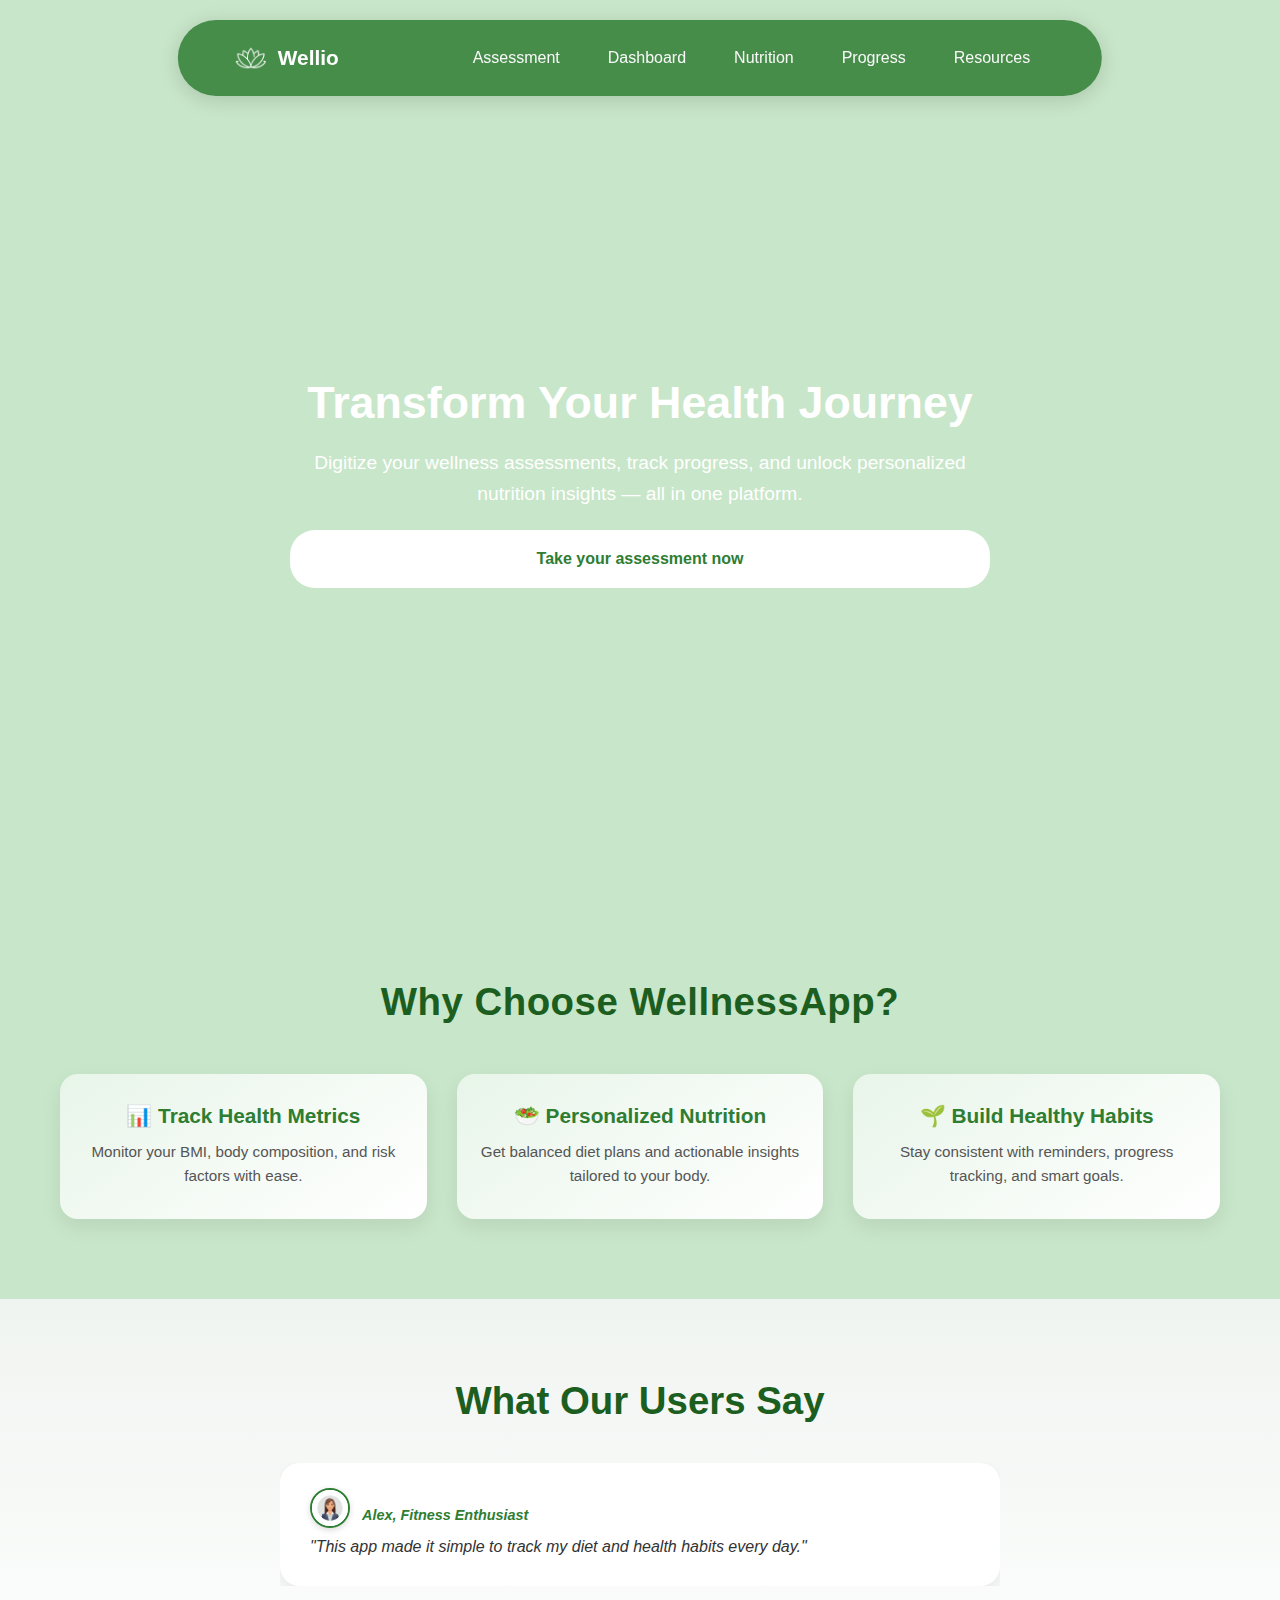
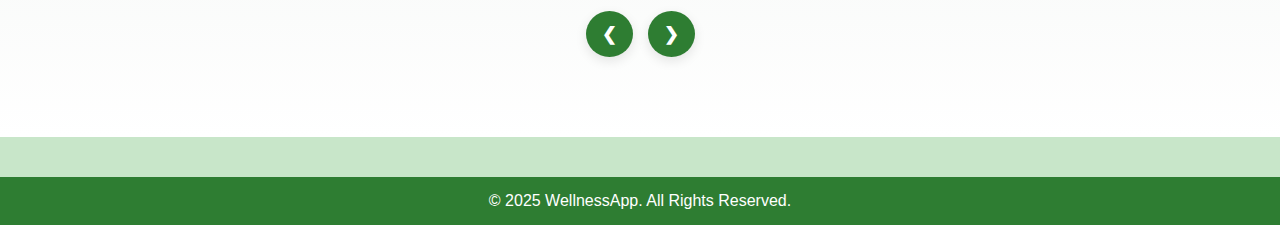
<file: index.html>
<!DOCTYPE html>
<html lang="en">
<head>
  <meta charset="UTF-8">
  <meta name="viewport" content="width=device-width, initial-scale=1.0">
  <title>Wellness Platform</title>
  <link rel="stylesheet" href="style.css">
  
</head>
<body class="home-page">
  <!-- Navbar -->
  <nav class="navbar">
    <div class="nav-container">
      <a href="index.html" class="logo">
        <img src="assets/logo.ico" alt="Wellio Logo" class="logo-icon">
        Wellio
      </a>

      <ul class="nav-links">
        <li><a href="assessment.html">Assessment</a></li>
        <li><a href="dashboard.html">Dashboard</a></li>
        <li><a href="nutrition.html">Nutrition</a></li>
        <li><a href="progress.html">Progress</a></li>
        <li><a href="resources.html">Resources</a></li>
      </ul>

      <div class="menu-toggle" id="menuToggle">
        <span></span>
        <span></span>
        <span></span>
      </div>
    </div>
  </nav>

  <!-- Hero Section -->
  <section class="hero">
    <div class="hero-content">
      <h1>Transform Your Health Journey</h1>
      <p>Digitize your wellness assessments, track progress, and unlock personalized nutrition insights — all in one platform.</p>
      <a href="assessment.html" class="btn">Take your assessment now</a>
    </div>
  </section>

  <!-- Overview Section -->
  <section class="overview">
    <h2>Why Choose WellnessApp?</h2>
    <div class="overview-grid">
      <div class="overview-item">
        <h3>📊 Track Health Metrics</h3>
        <p>Monitor your BMI, body composition, and risk factors with ease.</p>
      </div>
      <div class="overview-item">
        <h3>🥗 Personalized Nutrition</h3>
        <p>Get balanced diet plans and actionable insights tailored to your body.</p>
      </div>
      <div class="overview-item">
        <h3>🌱 Build Healthy Habits</h3>
        <p>Stay consistent with reminders, progress tracking, and smart goals.</p>
      </div>
    </div>
  </section>

  <!-- Testimonials -->
<section class="testimonials-carousel">
  <h2>What Our Users Say</h2>
  <div class="carousel-container">
    <div class="carousel-slide active">
        <blockquote>
          <div class="testimonial-user">
            <img src="assets/avatar1.jpg" alt="Alex" class="testimonial-avatar">
            <footer> Alex, Fitness Enthusiast</footer>
          </div>
          <p>"This app made it simple to track my diet and health habits every day."</p>
        </blockquote>
    </div>
    <div class="carousel-slide">
        <blockquote>
          <div class="testimonial-user">
            <img src="assets/avatar1.jpg" alt="Priya" class="testimonial-avatar">
            <footer> Priya, Student</footer>
          </div>
          <p>"The dashboard gives me a clear picture of my wellness progress."</p>
        </blockquote>
    </div>
    <div class="carousel-slide">
        <blockquote>
          <div class="testimonial-user">
            <img src="assets/avatar2.jpg" alt="John" class="testimonial-avatar">
            <footer> John, Working Professional</footer>
          </div>
          <p>"I love the nutrition planner. It's easy and motivating!"</p>
        </blockquote>
    </div>
  </div>
  <div class="carousel-controls">
    <button class="prev">&#10094;</button>
    <button class="next">&#10095;</button>
  </div>
</section>


  <!-- Footer -->
  <footer class="footer">
    <p>&copy; 2025 WellnessApp. All Rights Reserved.</p>
  </footer>
</body>
<script src="script.js"></script>
</html>
</file>
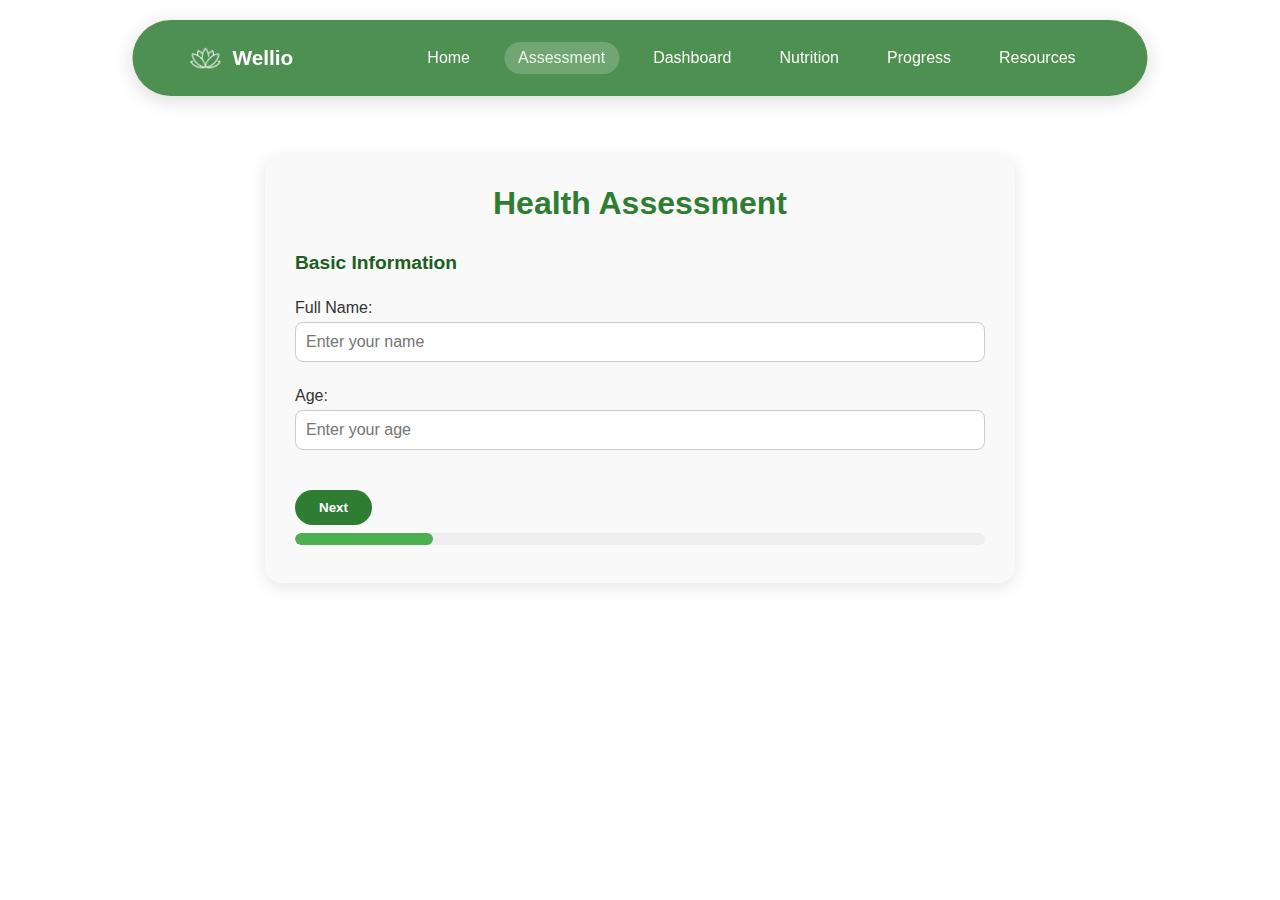
<file: assessment.html>
<!DOCTYPE html>
<html lang="en">
<head>
  <meta charset="UTF-8">
  <meta name="viewport" content="width=device-width, initial-scale=1.0">
  <title>Wellness App - Assessment Portal</title>
  <link rel="stylesheet" href="style.css">
</head>
<body>
  <!-- Navbar -->
  <nav class="navbar">
    <div class="nav-container">
      <a href="index.html" class="logo">
        <img src="assets/logo.ico" alt="Wellio Logo" class="logo-icon">
        Wellio
      </a>

      <ul class="nav-links">
        <li><a href="index.html">Home</a></li>
        <li><a href="assessment.html">Assessment</a></li>
        <li><a href="dashboard.html">Dashboard</a></li>
        <li><a href="nutrition.html">Nutrition</a></li>
        <li><a href="progress.html">Progress</a></li>
        <li><a href="resources.html">Resources</a></li>
      </ul>

      <div class="menu-toggle" id="menuToggle">
        <span></span>
        <span></span>
        <span></span>
      </div>
    </div>
  </nav>


  <!-- Multi-Step Form -->
<section class="assessment-section">
  <h1>Health Assessment</h1>
  <form id="assessmentForm">
    
    <!-- Step 1: Basic Info -->
    <fieldset class="step active">
      <legend>Basic Information</legend>

      <label for="name">Full Name:</label>
      <input type="text" id="name" name="name" placeholder="Enter your name" required>

      <label for="age">Age:</label>
      <input type="number" id="age" name="age" placeholder="Enter your age" required>

      <div class="form-navigation">
        <button type="button" class="next-btn">Next</button>
      </div>
    </fieldset>

    <!-- Step 2: Daily Habits -->
    <fieldset class="step">
      <legend>Daily Habits</legend>

      <label>Do you have your breakfast everyday without skipping?</label><br>
      <label><input type="radio" name="breakfast" value="yes" required> Yes</label>
      <label><input type="radio" name="breakfast" value="no"> No</label>

      <div class="form-navigation">
        <button type="button" class="prev-btn">Previous</button>
        <button type="button" class="next-btn">Next</button>
      </div>
    </fieldset>

    <!-- Step 3: Mind & Well-being -->
    <fieldset class="step">
      <legend>Mind & Well-being</legend>

      <label>Are you happy with your current weight / health?</label><br>
      <label><input type="radio" name="satisfaction" value="yes" required> Yes</label>
      <label><input type="radio" name="satisfaction" value="no"> No</label>

      <div class="form-navigation">
        <button type="button" class="prev-btn">Previous</button>
        <button type="button" class="next-btn">Next</button>
      </div>
    </fieldset>

    <!-- Step 4: Health Self-Rating -->
    <fieldset class="step">
      <legend>Health Self-Rating</legend>

      <label for="selfRating">Rate your overall health (1–10): 
        <span id="ratingValue">5</span>
      </label><br>
      <input type="range" id="selfRating" name="selfRating" min="1" max="10" value="5">

      <div class="form-navigation">
        <button type="button" class="prev-btn">Previous</button>
        <button type="button" class="next-btn">Next</button>
      </div>
    </fieldset>

    <!-- Step 5: Body Composition -->
    <fieldset class="step">
      <legend>Body Composition</legend>

      <label for="height">Height (cm):</label>
      <input type="number" id="height" name="height" required>

      <label for="weight">Weight (kg):</label>
      <input type="number" id="weight" name="weight" required>

      <label for="gender">Gender:</label>
      <select id="gender" name="gender" required>
        <option value="">Select</option>
        <option value="male">Male</option>
        <option value="female">Female</option>
      </select>

      <button type="button" class="calc-btn" id="calcComposition">Calculate</button>

      <div id="compositionResults">
        <p><strong>BMI:</strong> <span id="bmiResult">–</span></p>
        <p><strong>Body Fat %:</strong> <span id="bodyFatResult">–</span></p>
        <p><strong>Visceral Fat Level:</strong> <span id="visceralResult">–</span></p>
      </div>

      <div class="form-navigation">
        <button type="button" class="prev-btn">Previous</button>
        <button type="submit" class="submit-btn">Submit</button>
      </div>
    </fieldset>

    <!-- Progress Bar -->
    <div class="progress-container">
      <div class="progress-bar" id="progressBar"></div>
    </div>
  </form>
</section>

  <script src="script.js"></script>
</body>
</html>
</file>
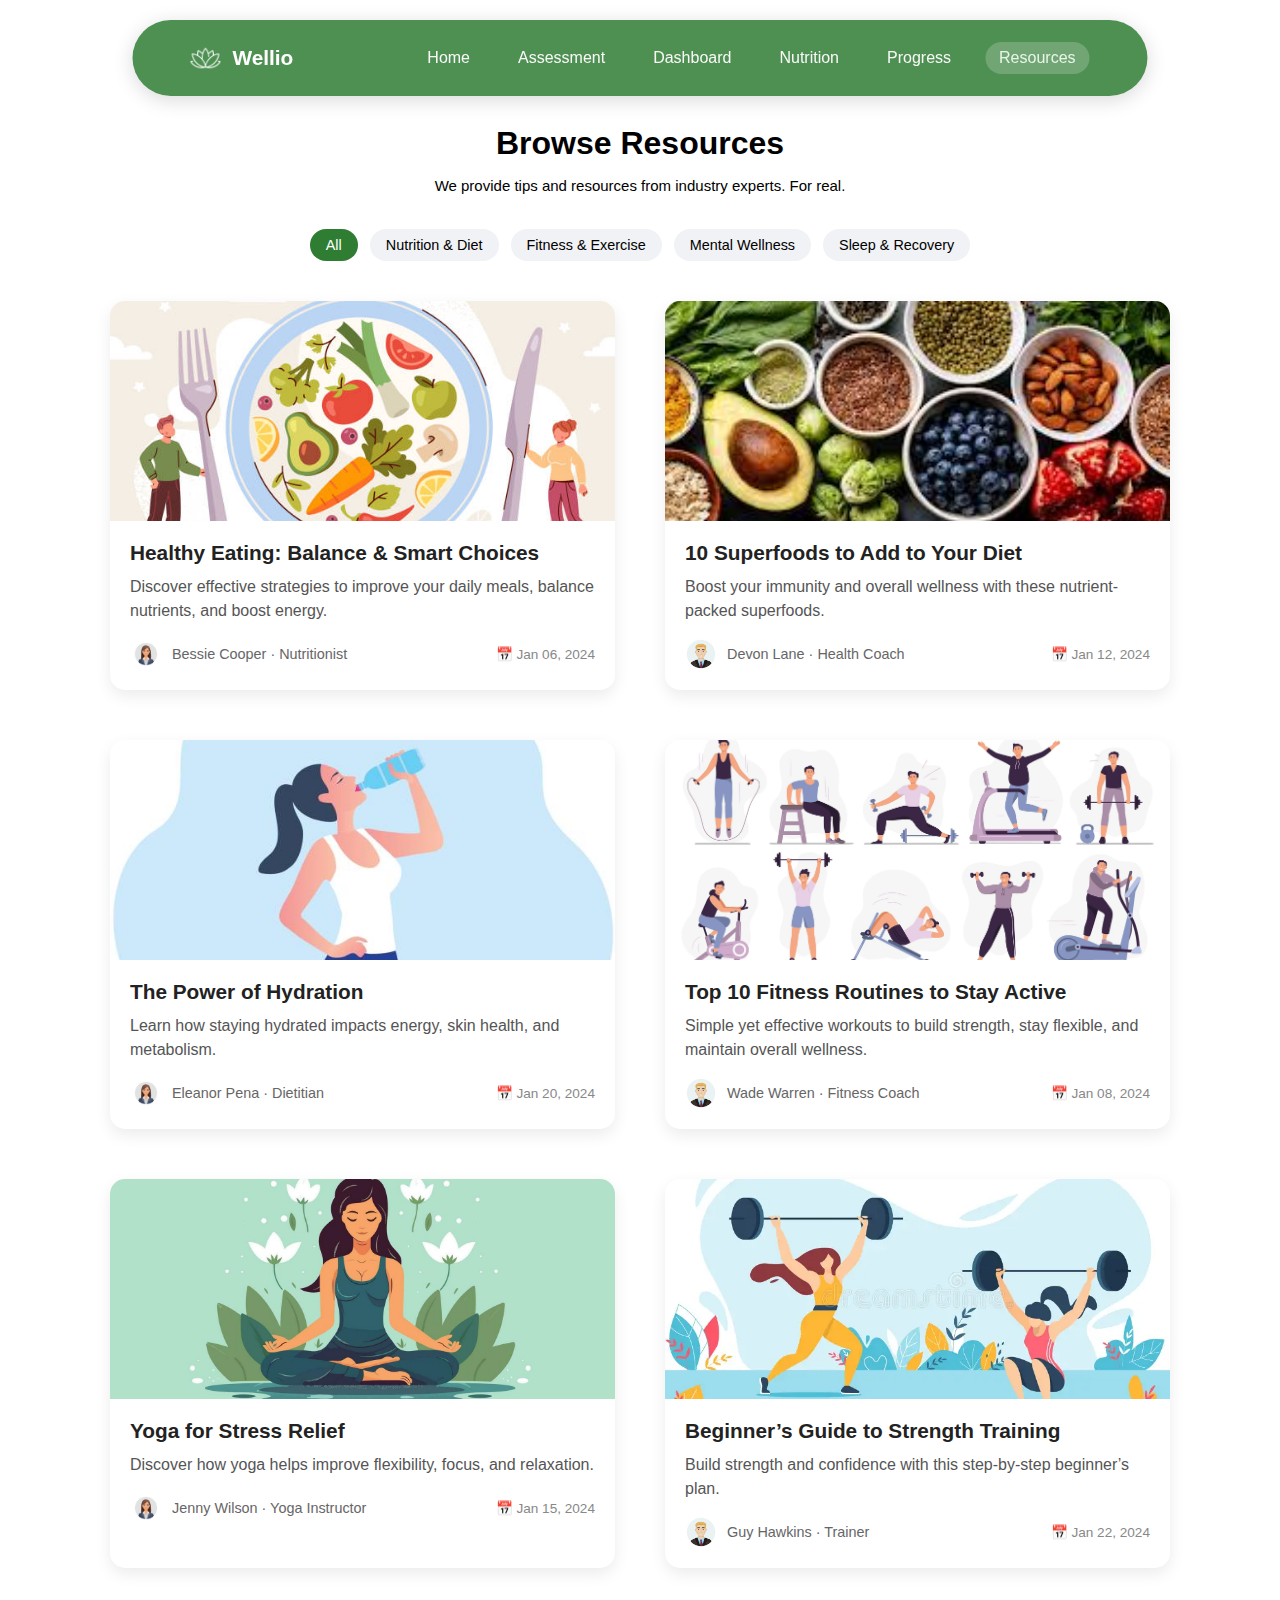
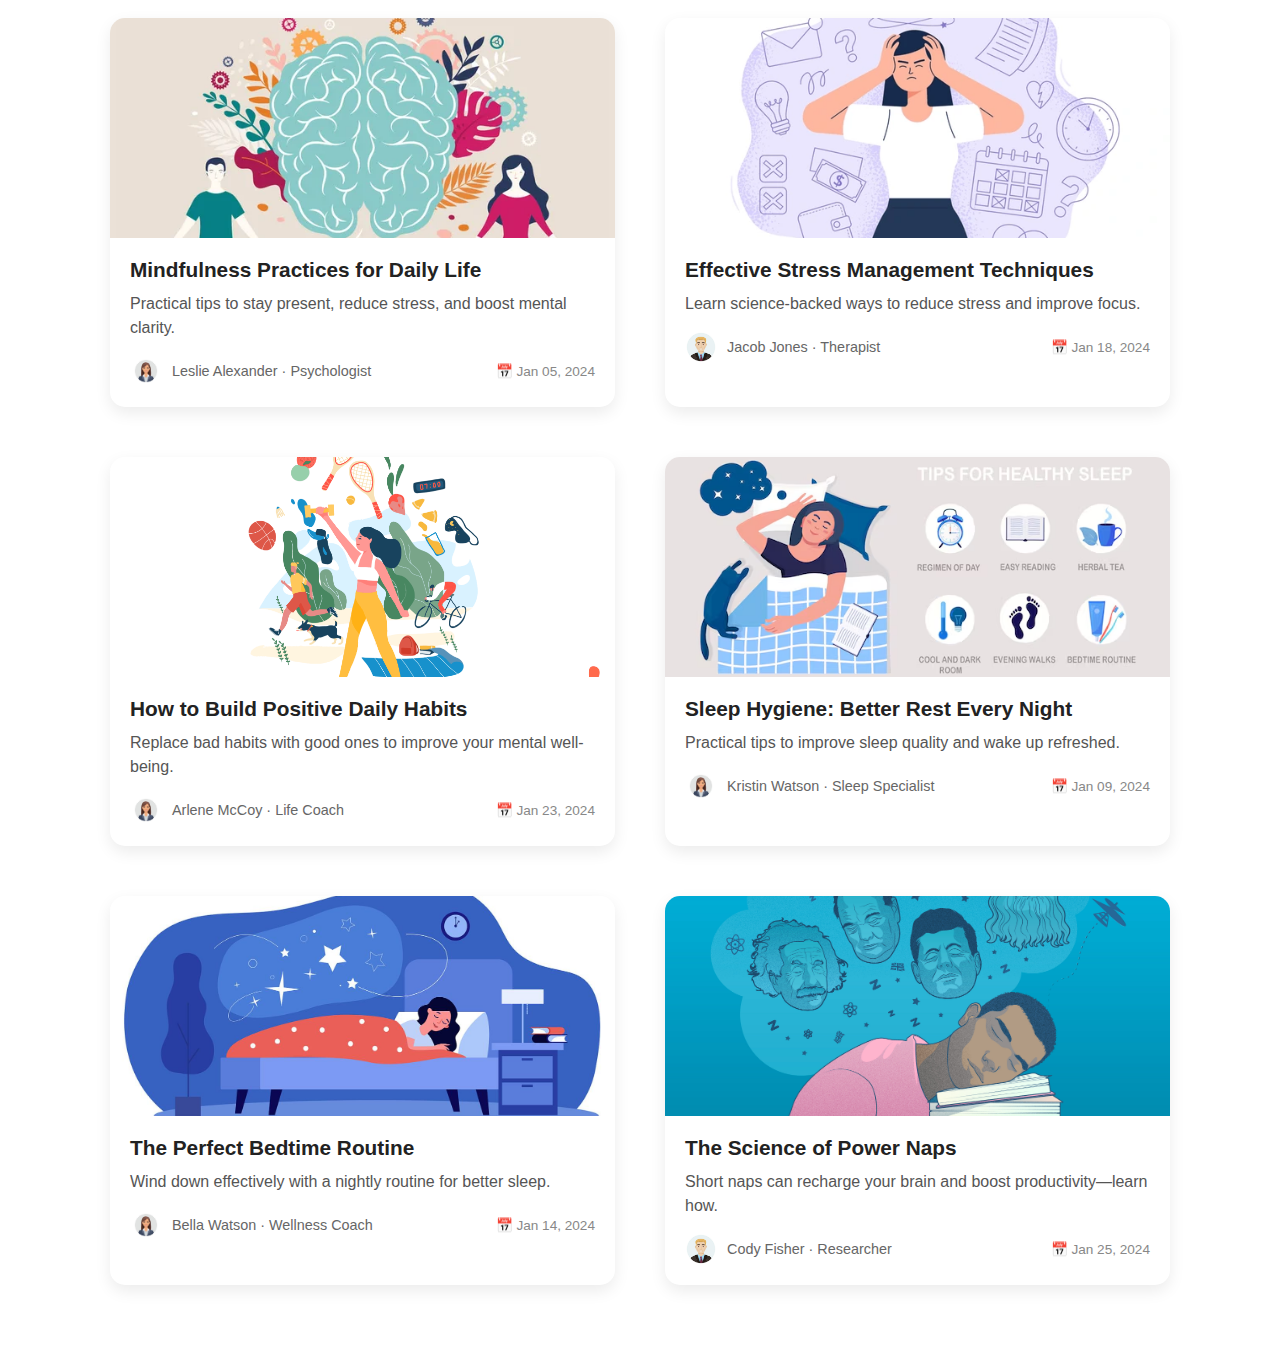
<file: resources.html>
<!DOCTYPE html>
<html lang="en">
<head>
  <meta charset="UTF-8">
  <meta name="viewport" content="width=device-width, initial-scale=1.0">
  <title>Wellness App - Resources Hub</title>
  <link rel="stylesheet" href="style.css">
</head>
<body>
  <!-- Navbar -->
  <nav class="navbar">
    <div class="nav-container">
      <a href="index.html" class="logo">
        <img src="assets/logo.ico" alt="Wellio Logo" class="logo-icon">
        Wellio
      </a>

      <ul class="nav-links">
        <li><a href="index.html">Home</a></li>
        <li><a href="assessment.html">Assessment</a></li>
        <li><a href="dashboard.html">Dashboard</a></li>
        <li><a href="nutrition.html">Nutrition</a></li>
        <li><a href="progress.html">Progress</a></li>
        <li><a href="resources.html">Resources</a></li>
      </ul>

      <div class="menu-toggle" id="menuToggle">
        <span></span>
        <span></span>
        <span></span>
      </div>
    </div>
  </nav>

  <!-- Resources Section -->
  <section class="resources-hero">
    
    <h1>Browse Resources</h1>
    <p class="resources-subtitle">
      We provide tips and resources from industry experts. For real.
    </p>

    <!-- Filter Chips -->
    <div class="filter-chips">
      <span class="chip active" data-category="all">All</span>
      <span class="chip" data-category="nutrition">Nutrition & Diet</span>
      <span class="chip" data-category="fitness">Fitness & Exercise</span>
      <span class="chip" data-category="mental">Mental Wellness</span>
      <span class="chip" data-category="sleep">Sleep & Recovery</span>
    </div>
  </section>

  <!-- Resource Cards -->
  <section class="resources-grid">
    <!-- Nutrition -->
    <article class="resource-card" data-category="nutrition">
      <img src="assets/healthy-eating.jpg" alt="Healthy Eating">
      <div class="resource-content">
        <h3>Healthy Eating: Balance & Smart Choices</h3>
        <p>Discover effective strategies to improve your daily meals, balance nutrients, and boost energy.</p>
        <div class="meta">
          <img src="assets/avatar1.jpg" alt="Author">
          <span>Bessie Cooper · Nutritionist</span>
          <span class="date">📅 Jan 06, 2024</span>
        </div>
      </div>
    </article>

    <article class="resource-card" data-category="nutrition">
      <img src="assets/superfoods.jpeg" alt="Superfoods">
      <div class="resource-content">
        <h3>10 Superfoods to Add to Your Diet</h3>
        <p>Boost your immunity and overall wellness with these nutrient-packed superfoods.</p>
        <div class="meta">
          <img src="assets/avatar2.jpg" alt="Author">
          <span>Devon Lane · Health Coach</span>
          <span class="date">📅 Jan 12, 2024</span>
        </div>
      </div>
    </article>


    <article class="resource-card" data-category="nutrition">
      <img src="assets/hydration.jpg" alt="Hydration">
      <div class="resource-content">
        <h3>The Power of Hydration</h3>
        <p>Learn how staying hydrated impacts energy, skin health, and metabolism.</p>
        <div class="meta">
          <img src="assets/avatar1.jpg" alt="Author">
          <span>Eleanor Pena · Dietitian</span>
          <span class="date">📅 Jan 20, 2024</span>
        </div>
      </div>
    </article>

    <!-- Fitness -->
    <article class="resource-card" data-category="fitness">
      <img src="assets/fitness-routines.webp" alt="Exercise Guide">
      <div class="resource-content">
        <h3>Top 10 Fitness Routines to Stay Active</h3>
        <p>Simple yet effective workouts to build strength, stay flexible, and maintain overall wellness.</p>
        <div class="meta">
          <img src="assets/avatar2.jpg" alt="Author">
          <span>Wade Warren · Fitness Coach</span>
          <span class="date">📅 Jan 08, 2024</span>
        </div>
      </div>
    </article>

    <article class="resource-card" data-category="fitness">
      <img src="assets/yoga.jpg" alt="Yoga">
      <div class="resource-content">
        <h3>Yoga for Stress Relief</h3>
        <p>Discover how yoga helps improve flexibility, focus, and relaxation.</p>
        <div class="meta">
          <img src="assets/avatar1.jpg" alt="Author">
          <span>Jenny Wilson · Yoga Instructor</span>
          <span class="date">📅 Jan 15, 2024</span>
        </div>
      </div>
    </article>

    <article class="resource-card" data-category="fitness">
      <img src="assets/strength-training.webp" alt="Strength Training">
      <div class="resource-content">
        <h3>Beginner’s Guide to Strength Training</h3>
        <p>Build strength and confidence with this step-by-step beginner’s plan.</p>
        <div class="meta">
          <img src="assets/avatar2.jpg" alt="Author">
          <span>Guy Hawkins · Trainer</span>
          <span class="date">📅 Jan 22, 2024</span>
        </div>
      </div>
    </article>

    <!-- Mental Wellness -->
    <article class="resource-card" data-category="mental">
      <img src="assets/mindfulness.jpg" alt="Mindfulness">
      <div class="resource-content">
        <h3>Mindfulness Practices for Daily Life</h3>
        <p>Practical tips to stay present, reduce stress, and boost mental clarity.</p>
        <div class="meta">
          <img src="assets/avatar1.jpg" alt="Author">
          <span>Leslie Alexander · Psychologist</span>
          <span class="date">📅 Jan 05, 2024</span>
        </div>
      </div>
    </article>

    <article class="resource-card" data-category="mental">
      <img src="assets/stress.webp" alt="Stress Management">
      <div class="resource-content">
        <h3>Effective Stress Management Techniques</h3>
        <p>Learn science-backed ways to reduce stress and improve focus.</p>
        <div class="meta">
          <img src="assets/avatar2.jpg" alt="Author">
          <span>Jacob Jones · Therapist</span>
          <span class="date">📅 Jan 18, 2024</span>
        </div>
      </div>
    </article>

    <article class="resource-card" data-category="mental">
      <img src="assets/habits.webp" alt="Positive Habits">
      <div class="resource-content">
        <h3>How to Build Positive Daily Habits</h3>
        <p>Replace bad habits with good ones to improve your mental well-being.</p>
        <div class="meta">
          <img src="assets/avatar1.jpg" alt="Author">
          <span>Arlene McCoy · Life Coach</span>
          <span class="date">📅 Jan 23, 2024</span>
        </div>
      </div>
    </article>

    <!-- Sleep -->
    <article class="resource-card" data-category="sleep">
      <img src="assets/sleep-hygiene.jpg" alt="Sleep Hygiene">
      <div class="resource-content">
        <h3>Sleep Hygiene: Better Rest Every Night</h3>
        <p>Practical tips to improve sleep quality and wake up refreshed.</p>
        <div class="meta">
          <img src="assets/avatar1.jpg" alt="Author">
          <span>Kristin Watson · Sleep Specialist</span>
          <span class="date">📅 Jan 09, 2024</span>
        </div>
      </div>
    </article>

    <article class="resource-card" data-category="sleep">
      <img src="assets/bedtime.jpg" alt="Bedtime Routine">
      <div class="resource-content">
        <h3>The Perfect Bedtime Routine</h3>
        <p>Wind down effectively with a nightly routine for better sleep.</p>
        <div class="meta">
          <img src="assets/avatar1.jpg" alt="Author">
          <span>Bella Watson · Wellness Coach</span>
          <span class="date">📅 Jan 14, 2024</span>
        </div>
      </div>
    </article>

    <article class="resource-card" data-category="sleep">
      <img src="assets/naps.jpg" alt="Power Naps">
      <div class="resource-content">
        <h3>The Science of Power Naps</h3>
        <p>Short naps can recharge your brain and boost productivity—learn how.</p>
        <div class="meta">
          <img src="assets/avatar2.jpg" alt="Author">
          <span>Cody Fisher · Researcher</span>
          <span class="date">📅 Jan 25, 2024</span>
        </div>
      </div>
    </article>
  </section>

  <script src="script.js"></script>
</body>
</html>
</file>
<file: style.css>
/* Reset */
* {
  margin: 0;
  padding: 0;
  box-sizing: border-box;
  font-family: 'Segoe UI', Tahoma, Geneva, Verdana, sans-serif;
}
body {
  padding-top: 65px; /* equal to navbar height */
}

body.home-page {
  background-color: #c8e6c9;
} 

/* Navbar */
/* === Navbar Fixes (consistent alignment & spacing) === */
.navbar {
  position: fixed;
  top: 20px;
  left: 50%;
  transform: translateX(-50%);
  width: auto;
  background: rgba(46, 125, 50, 0.85);
  backdrop-filter: blur(12px);
  border-radius: 50px;
  box-shadow: 0 4px 20px rgba(0, 0, 0, 0.15);
  z-index: 1000;
  padding: 12px 28px;
  display: flex;
  justify-content: center;
  align-items: center;
}

.nav-container {
  display: flex;
  align-items: center;
  justify-content: space-between; /* space logo and menu/toggle */
  width: 100%;
  max-width: 1200px;
  padding: 0 30px;
  gap: 80px;
}

/* Logo */
.logo {
  display: flex;
  align-items: center;
  gap: 12px;       /* space between logo and text */
  font-size: 1.3rem;
  font-weight: 700;
  color: #fff;
  text-decoration: none;
  margin-right: 40px;
}

.logo-icon {
  width: 30px;     /* adjust as needed */
  height: 30px;
  object-fit: contain; /* optional, works with img tag */
}

/* Nav links */
.nav-links {
  flex: 0 1 auto;
  list-style: none;
  display: flex;
  align-items: center;
  gap: 20px;
  margin: 0;
  padding: 0;
}

.nav-links li {
  display: flex;
  align-items: center;
}

.nav-links a {
  color: #f9f9f9;
  text-decoration: none;
  font-weight: 500;
  padding: 8px 14px;
  border-radius: 20px;
  display: inline-flex;
  align-items: center;
  justify-content: center;
  position: relative;
  transition: all 0.3s ease;
  line-height: 1;
}

.nav-links a:hover {
  color: #e8f5e9;
  background: rgba(255, 255, 255, 0.15);
}

/* Underline fix */
.nav-links a::after {
  content: "";
  position: absolute;
  bottom: 0px;
  left: 50%;
  transform: translateX(-50%);
  width: 0;
  height: 2px;
  background: #c8e6c9;
  border-radius: 2px;
  transition: width 0.3s ease;
}
.nav-links a:hover::after {
  width: 60%;
}

/* Active page highlight (optional) */
.nav-links a.active {
  background: rgba(255, 255, 255, 0.2);
  color: #e8f5e9;
}
.menu-toggle{
  display: none;
}


/* ✅ Responsive fix */
@media (max-width: 920px) {
  .navbar {
    width: 90%;
    top: 15px;
    border-radius: 20px;
    padding: 10px 18px;
  }

  .nav-container {
    justify-content: space-between;
  }

  .menu-toggle {
    display: flex;
  flex-direction: column;
  justify-content: space-between;
  cursor: pointer;
  gap: 4px;
  z-index: 2000; /* ✅ add this to bring it above */
  position: relative; /* helps with stacking context */
  }

  .menu-toggle span {
  width: 25px;
  height: 3px;
  background: #fff;
  border-radius: 5px;
  transition: all 0.3s ease;
  }

  .nav-links {
    position: absolute;
    top: 60px;
    left: 0;
    width: 100%;
    flex-direction: column;
    align-items: center;
    background: rgba(46, 125, 50, 0.95);
    border-radius: 15px;
    overflow: hidden;
    max-height: 0;
    opacity: 0;
    pointer-events: none;
    transition: max-height 0.4s ease, opacity 0.3s ease;
  }

  .nav-links.show {
    max-height: fit-content;
    opacity: 1;
    pointer-events: auto;
  }
}


/* Hero Section */
.hero {
  background-color: #c8e6c9;
  min-height: calc(100vh - 65px); /* full viewport minus navbar */
  display: flex;
  align-items: center;
  justify-content: center;
  text-align: center;
  color: white;
  padding: 20px;
}

.hero-content {
  display: flex;
  flex-direction: column;
  gap: 20px; /* creates flexible spacing between h1, p, and button */
  max-width: 700px;
  margin: auto;
}

.hero h1 {
  font-size: 2.8rem;
}

.hero p {
  font-size: 1.2rem;
  line-height: 1.6;
}

.btn {
  background: white;
  color: #2e7d32;
  padding: 20px 25px;
  border-radius: 25px;
  text-decoration: none;
  font-weight: bold;
  transition: 0.3s;
  display: inline-block;
}

.btn:hover {
  background: #2e7d32;
  color: #ffff;
}

/* Overview Section */
.overview {
  padding: 80px 20px;
  max-width: 1200px;
  margin: auto;
  text-align: center;
  font-family: 'Poppins', sans-serif;
}

.overview h2 {
  margin-bottom: 50px;
  font-size: 2.4rem;
  font-weight: 700;
  color: #1b5e20;
  letter-spacing: 0.5px;
}

.overview-grid {
  display: grid;
  grid-template-columns: repeat(auto-fit, minmax(260px, 1fr));
  gap: 30px;
}

.overview-item {
  background: linear-gradient(145deg, #e8f5e9, #ffffff);
  padding: 30px 20px;
  border-radius: 18px;
  box-shadow: 0 8px 20px rgba(0,0,0,0.08);
  transition: transform 0.4s, box-shadow 0.4s;
  cursor: default;
}

.overview-item:hover {
  transform: translateY(-8px);
  box-shadow: 0 12px 25px rgba(0,0,0,0.15);
}

.overview-item h3 {
  margin-bottom: 12px;
  color: #2e7d32;
  font-size: 1.3rem;
}

.overview-item p {
  font-size: 0.95rem;
  color: #555;
  line-height: 1.6;
}

/* Testimonials  Carousel */
.testimonials-carousel {
  background: linear-gradient(180deg, #f0f4f1, #ffffff);
  padding: 80px 20px;
  text-align: center;
  position: relative;
  font-family: 'Poppins', sans-serif;
}

.testimonial-user {
  display: flex;
  align-items: center;
  gap: 12px;
  margin-bottom: 10px;
}

.testimonial-avatar {
  width: 40px;
  height: 40px;
  border-radius: 50%;
  object-fit: cover;
  border: 2px solid #2e7d32;
  box-shadow: 0 2px 6px rgba(0,0,0,0.15);
}

.testimonials-carousel h2 {
  margin-bottom: 40px;
  font-size: 2.4rem;
  color: #1b5e20;
  font-weight: 700;
}

.carousel-container {
  position: relative;
  max-width: 720px;
  margin: auto;
  overflow: hidden;
}

.carousel-slide {
  display: none;
  animation: fade 0.8s ease-in-out;
}

.carousel-slide.active {
  display: block;
}

blockquote {
  background: #ffffff;
  padding: 25px 30px 30px 30px;
  border-radius: 20px;
  box-shadow: 0 8px 18px rgba(0,0,0,0.08);
  font-style: italic;
  font-size: 1rem;
  color: #333;
  transition: transform 0.4s;
  text-align: left;
}

blockquote:hover {
  transform: translateY(-5px);
}

blockquote footer {
  margin-top: 15px;
  color: #2e7d32;
  font-weight: 600;
  font-size: 0.9rem;
}

.carousel-controls {
  margin-top: 25px;
  display: flex;
  justify-content: center;
  gap: 15px;
}

.carousel-controls button {
  background: #2e7d32;
  color: white;
  border: none;
  padding: 12px 16px;
  border-radius: 50%;
  cursor: pointer;
  font-size: 18px;
  box-shadow: 0 4px 12px rgba(0,0,0,0.1);
  transition: all 0.3s ease;
}

.carousel-controls button:hover {
  background: #1b5e20;
  transform: scale(1.1);
}

/* Fade animation */
@keyframes fade {
  from { opacity: 0.3; transform: translateY(10px);}
  to { opacity: 1; transform: translateY(0);}
}


/* Footer */
.footer {
  background: #2e7d32;
  color: white;
  text-align: center;
  padding: 15px;
  margin-top: 40px;
}

/* Assessment Section */
.assessment-section {
  max-width: 750px;
  margin: 90px auto 50px; /* top margin adjusted for navbar */
  padding: 30px;
  background: #f9f9f9;
  border-radius: 16px;
  box-shadow: 0 4px 16px rgba(0,0,0,0.1);
  font-family: "Poppins", sans-serif;
}

.assessment-section h1 {
  text-align: center;
  color: #2e7d32;
  margin-bottom: 30px;
  font-size: 2rem;
  font-weight: 600;
}

fieldset {
  border: none;
  display: none;
  /* animation: fadeIn 0.4s ease-in-out; */
}

fieldset.active {
  display: block;
}

legend {
  font-weight: 600;
  color: #1b5e20;
  margin-bottom: 15px;
  font-size: 1.2rem;
}

label {
  display: block;
  margin: 10px 0 5px;
  font-weight: 500;
  color: #333;
}

input[type="text"],
input[type="number"],
input[type="range"],
#gender {
  width: 100%;
  padding: 10px;
  margin-bottom: 15px;
  border-radius: 8px;
  border: 1px solid #ccc;
  font-size: 1rem;
  transition: border-color 0.2s ease;
}

input:focus {
  outline: none;
  border-color: #2e7d32;
}

input[type="radio"] {
  margin-right: 8px;
}

.form-navigation {
  display: flex;
  justify-content: space-between;
  margin-top: 25px;
}



button {
  background: #2e7d32;
  color: white;
  padding: 10px 24px;
  border-radius: 25px;
  border: none;
  cursor: pointer;
  font-weight: 600;
  transition: all 0.3s ease;
}

button:hover {
  background: #1b5e20;
  transform: scale(1.05);
}

.calc-btn {
  display: block;
  margin: 10px auto;
  background: #388e3c;
  font-size: 0.95rem;
}

.calc-btn:hover {
  background: #2e7d32;
}

/* BMI and Body Composition Result */
#bmiResult, #bodyFatResult, #visceralFatResult {
  text-align: center;
  margin-top: 15px;
  font-weight: 600;
  color: #2e7d32;
  background: #e8f5e9;
  border-radius: 8px;
  padding: 10px;
  font-size: 1rem;
}

#bmiResult.error {
  color: red;
  background: #ffebee;
}

#compositionResults p{
margin: 15px;
}

/* Progress Bar */
.progress-container {
  width: 100%;
  background: #e0e0e0;
  border-radius: 20px;
  margin-top: 35px;
}

.progress-bar {
  height: 15px;
  width: 0%;
  background: #2e7d32;
  border-radius: 20px;
  transition: width 0.4s ease;
}


/* -------------------- Hero Section -------------------- */
.resources-hero {
  display: flex;
  flex-direction: column;
  gap: 15px;
  text-align: center;
  margin: 60px auto 40px;
}

.resources-subtitle{
  font-size: 15px;
}

.resources-page{
  display: flex;
  flex-direction: column;
  gap: 20px;
}
.resources-hero .section-tag {
  font-size: 0.9rem;
  color: #777;
  margin-bottom: 5px;
}

.filter-chips {
  margin-top: 20px;
  display: flex;
  gap: 12px;
  justify-content: center;
  flex-wrap: wrap;
}

.chip {
  padding: 8px 16px;
  background: #f0f2f5;
  border-radius: 20px;
  font-size: 0.9rem;
  cursor: pointer;
  transition: 0.3s;
}

.chip.active, .chip:hover {
  background: #2e7d32;
  color: #fff;
}

/* -------------------- Grid -------------------- */
.resources-grid {
  display: grid;
  grid-template-columns: repeat(auto-fit, minmax(350px, 1fr));
  gap: 50px;
  max-width: 1100px;
  margin: 0 auto 60px;
  padding: 0 20px;
}

.resource-card {
  background: #fff;
  border-radius: 15px;
  overflow: hidden;
  box-shadow: 0 6px 16px rgba(0,0,0,0.08);
  display: flex;
  flex-direction: column;
  transition: transform 0.3s, box-shadow 0.3s;
}

.resource-card:hover {
  transform: translateY(-5px);
  box-shadow: 0 12px 24px rgba(0,0,0,0.12);
}

.resource-card img {
  width: 100%;
  height: 220px;
  object-fit: cover;
}

.resource-content {
  padding: 20px;
}

.resource-content h3 {
  margin: 0 0 10px;
  font-size: 1.3rem;
  color: #222;
}

.resource-content p {
  margin: 0 0 15px;
  color: #555;
  line-height: 1.5;
}

/* -------------------- Meta Info -------------------- */
.meta {
  display: flex;
  align-items: center;
  gap: 10px;
  font-size: 0.9rem;
  color: #666;
}

.meta img {
  width: 32px;
  height: 32px;
  border-radius: 50%;
}

.meta .date {
  margin-left: auto;
  font-size: 0.85rem;
  color: #888;
}

/* Highlight featured */
.featured {
  border: 2px solid #2e7d32;
}

.confirmation-box {
  position: fixed;
  top: 30%;
  left: 50%;
  transform: translate(-50%, -30%);
  background: #fff;
  /* extra top padding so the close button doesn't overlap the content */
  padding: 18px 20px;
  padding-top: 52px;            /* <-- space for the close button */
  border-radius: 12px;
  box-shadow: 0 6px 20px rgba(0,0,0,0.15);
  text-align: center;
  z-index: 2000;
  max-width: 380px;
  width: 90%;
}

/* Confirmation text */
.confirmation-box p {
  font-size: 1.05rem;
  color: #2e7d32;
  margin: 0 0 16px;
  line-height: 1.3;
}

/* Dashboard button */
.go-dashboard-btn {
  display: inline-block;
  padding: 10px 18px;
  background: #2e7d32;
  color: #fff;
  text-decoration: none;
  border-radius: 8px;
  transition: 0.25s ease;
  margin-bottom: 20px;
}
.go-dashboard-btn:hover { background: #276b2a; }

/* Close button (small square in top-right) */
.confirmation-box .close-btn {
  position: absolute;
  top: 12px;
  right: 12px;
  width: 34px;
  height: 34px;
  display: inline-flex;
  align-items: center;
  justify-content: center;
  background: transparent;     /* override global button hover bg */
  border: none;
  border-radius: 6px;
  font-size: 18px;
  color: #555;
  cursor: pointer;
  transition: 0.12s ease, color 0.12s ease;
  z-index: 2001;
  line-height: 1;
}

/* Hover / focus for close button (override global green hover) */
.confirmation-box .close-btn:hover,
.confirmation-box .close-btn:focus {
  background: rgba(0,0,0,0.06);
  color: #000;
  outline: none;
  box-shadow: none;
}

/* Small accessibility focus ring */
.confirmation-box .close-btn:focus-visible {
  box-shadow: 0 0 0 4px rgba(66,165,245,0.18);
}


/* Overlay behind confirmation box */
.confirmation-overlay {
  position: fixed;
  top: 0;
  left: 0;
  width: 100%;
  height: 100%;
  background: rgba(0,0,0,0.45);  /* semi-transparent grey/black */
  z-index: 1999;                /* just below the box */
}



@keyframes fadeIn {
  from { opacity: 0; transform: translate(-50%, -40%); }
  to { opacity: 1; transform: translate(-50%, -30%); }
}


/* Dashboard Section */
.dashboard-section {
  display: flex;
  flex-direction: column;
  gap: 20px;
  max-width: 1100px;
  /* margin: 80px auto; */
  padding: 20px;
  font-family: "Poppins", sans-serif;
}

.dashboard-section h1 {
  text-align: center;
  font-size: 2rem;

}

.dashboard-header{
  display: flex;
  flex-direction: column;
  gap: 10px;
}


.user-info-card {
  background: #e8f5e9;
  border-radius: 12px;
  padding: 15px 25px;
  text-align: center;
  margin-bottom: 30px;
  box-shadow: 0 2px 8px rgba(0,0,0,0.08);
}

.user-info-card h3 {
  color: #2e7d32;
  margin-bottom: 5px;
  font-size: 1.4rem;
}


.summary {
  background: #f9f9f9;
  border-left: 5px solid #2e7d32;
  padding: 15px 20px;
  margin-bottom: 30px;
  border-radius: 8px;
  font-size: 1rem;
  line-height: 1.5;
}

.card-container {
  display: grid;
  grid-template-columns: repeat(auto-fit, minmax(200px, 1fr));
  gap: 20px;
  margin-bottom: 50px;
}

.card {
  background: #fff;
  border-radius: 10px;
  padding: 20px;
  box-shadow: 0 4px 8px rgba(0,0,0,0.08);
  text-align: center;
  transition: transform 0.3s ease, box-shadow 0.3s ease;
}

.card.highlight {
  background: #e8f5e9;
  border: 2px solid #2e7d32;
}

.card:hover {
  transform: translateY(-5px);
  box-shadow: 0 6px 16px rgba(0,0,0,0.12);
}

.card h3 {
  font-size: 1.2rem;
  margin-bottom: 10px;
}

.card p {
  font-size: 1.5rem;
  font-weight: bold;
  color: #2e7d32;
}

.card small {
  display: block;
  margin-top: 5px;
  font-size: 0.9rem;
  color: #777;
}

/* Health Rating Bar */
.progress {
  background: #eee;
  border-radius: 8px;
  overflow: hidden;
  height: 10px;
  margin-top: 10px;
}

.progress-bar {
  background: linear-gradient(90deg, #42a5f5, #66bb6a);
  height: 100%;
  width: 0;
  border-radius: 10px;
  transition: width 0.5s ease-in-out;
}

/* Charts layout */
.charts-section {
  margin-bottom: 40px;
  max-width: 1100px;
  margin-left: auto;
  margin-right: auto;
  padding: 20px 20px;
}

.charts-title {
  padding: 20px;
  text-align: center;
  font-size: 1.6rem;
  margin-bottom: 18px;
}

/* grid for charts */
.chart-grid {
  display: grid;
  grid-template-columns: repeat(auto-fit, minmax(500px, 1fr));
  gap: 24px;
  align-items: start;
}

#bmiDonut{
  max-width: fit-content;
}

/* card wrapper for each chart (controls sizing & padding) */
.chart-card {
  background: #fff;
  padding: 18px;
  border-radius: 10px;
  box-shadow: 0 6px 18px rgba(0,0,0,0.06);
  display: flex;
  flex-direction: column;
  align-items: center;
  min-height: 300px;
}

/* small label above each chart */
.chart-label {
  width: 100%;
  text-align: left;
  font-weight: 600;
  margin-bottom: 8px;
}

/* force canvas size so Chart.js respects it with maintainAspectRatio:false */
.chart-card canvas {
  width: 100% !important;
  height: 400px !important;   /* adjust height as needed */
  display: block;
  margin: 20px;
}



/* Health Tips Section */
.tips {
  background: #f5f5f5;
  border-left: 5px solid #2e7d32;
  padding: 20px 25px;
  border-radius: 12px;
  margin-top: 30px;
  box-shadow: 0 4px 12px rgba(0,0,0,0.05);
}

.tips h2 {
  color: #2e7d32;
  margin-bottom: 15px;
  font-size: 1.6rem;
  text-align: center;
}

.tips ul {
  list-style: none;
  padding-left: 0;
  margin: 0;
}

.tips ul li {
  margin: 8px 0;
  line-height: 1.5;
  font-size: 1rem;
  color: #444;
  position: relative;
  padding-left: 15px;
}

.tips ul li::before {
  content: "✔"; /* Checkmark for each tip */
  position: absolute;
  left: 0;
  color: #2e7d32;
  font-weight: bold;
}

@media (max-width: 768px) {
  .tips {
    padding: 15px 20px;
  }

  .tips h2 {
    font-size: 1.4rem;
  }

  .tips ul li {
    font-size: 0.95rem;
  }
}

    /* -------------------- Nutrition Page -------------------- */
    .nutrition-page, .progress-page { display: flex; flex-direction: column; gap:50px; max-width: 1100px; margin: 40px auto; padding: 0 20px; }
    .nutrition-header, .progress-header{
      display: flex;
      flex-direction: column;
      gap: 10px;
      align-items: center;
      justify-content: center;
      text-align: center;
      margin-top: 20px;
    }
    .progress-header, .dashboard-subtitle{
      display: flex;
      flex-direction: column;
      gap: 10px;
      align-items: center;
      justify-content: center;
      text-align: center;
    }
    .nutrition-subtitle { color: #555; margin-bottom: 30px; font-size: 15px; }

    /* -------------------- Targets Grid -------------------- */
    .summary{display: flex; flex-direction: column; gap: 20px; }
    .nutrients-grid { display: grid; grid-template-columns: repeat(auto-fit,minmax(160px,1fr)); gap: 20px; margin-bottom: 50px; }
    .nutrient-card { background: #fff; padding: 25px 20px; border-radius: 15px; text-align: center; box-shadow: 0 8px 16px rgba(0,0,0,0.08); transition: 0.3s; }
    .nutrient-card:hover { transform: translateY(-5px); box-shadow: 0 12px 20px rgba(0,0,0,0.12); }
    .nutrient-card h4 { margin-bottom: 15px; font-size: 18px; }
    .nutrient-card p { font-size: 20px; font-weight: 500; color: #2e7d32; }


    /* <!--Diet plate--> */
    .plate-chart{
      margin: 30px;
    }


    /* -------------------- Checklist -------------------- */
.checklist {
  display: flex;
  flex-direction: column;
  gap: 15px;
  padding: 20px;
  background: linear-gradient(135deg, #e3fdfd, #ffe6fa);
  border-radius: 16px;
  box-shadow: 0 6px 16px rgba(0,0,0,0.08);

}
.checklist p{
  text-align: center;
  font-size: 15px;
}

.checklist h4 {
  font-size: 1.4rem;
  font-weight: 600;
  text-align: center;
  color: #2c3e50;
}

.progress-container {
  background: #f0f0f0;
  border-radius: 12px;
  overflow: hidden;
  height: 14px;
  margin: 0 0 8px 0;
}

.progress-bar {
  height: 100%;
  width: 0%;
  background: linear-gradient(90deg, #42a5f5, #66bb6a);
  transition: width 0.3s ease-in-out;
}

.progress-text {
  font-size: 0.9rem;
  text-align: center;
  color: #34495e;
  margin-bottom: 10px;
}

.checklist ul {
  list-style: none;
  padding-left: 0;
  margin: 0;
  display: grid;
  grid-template-columns: 1fr 1fr;
  gap: 15px;
}

.checklist li {
  display: flex;
  align-items: center;
  background: #ffffff;
  padding: 12px 15px;
  border-radius: 14px;
  box-shadow: 0 4px 10px rgba(0,0,0,0.05);
  transition: all 0.3s ease;
}

.checklist li:hover {
  transform: translateY(-2px);
  box-shadow: 0 6px 14px rgba(0,0,0,0.1);
}

.checklist input {
  margin-right: 10px;
  width: 20px;
  height: 20px;
  accent-color: #42a5f5;
  cursor: pointer;
}

.checklist label {
  cursor: pointer;
  font-weight: 500;
  color: #34495e;
  font-size: 0.95rem;
}

/* -------------------- Food Guidance -------------------- */
.food-guidance {
  display: flex;
  flex-direction: column;
  gap: 25px;
}

.food-guidance .subtitle {
  color: #555;
  font-size: 0.95rem;
}

.guidance-grid {
  display: grid;
  grid-template-columns: repeat(auto-fit, minmax(250px, 1fr));
  gap: 25px;
}

.guidance-card {
  background: #fff;
  border-radius: 14px;
  padding: 20px;
  box-shadow: 0 6px 14px rgba(0,0,0,0.06);
  transition: transform 0.3s ease, box-shadow 0.3s ease;
}

.guidance-card:hover {
  transform: translateY(-5px);
  box-shadow: 0 10px 20px rgba(0,0,0,0.12);
}

.guidance-card h4 {
  margin-bottom: 12px;
  font-size: 1.2rem;
  font-weight: 600;
}

.guidance-card ul {
  list-style: none;
  padding-left: 0;
  display: flex;
  flex-direction: column;
  gap: 8px;
}

.guidance-card li {
  padding: 8px 12px;
  border-radius: 8px;
  font-size: 0.95rem;
}

/* Color Themes */
.best-friends {
  border-left: 6px solid #2e7d32;
}
.best-friends li {
  background: #e8f5e9;
}

.sometimes {
  border-left: 6px solid #ff9800;
}
.sometimes li {
  background: #fff3e0;
}

.avoid {
  border-left: 6px solid #d32f2f;
}
.avoid li {
  background: #ffebee;
}


    /* -------------------- Nutrition Tips -------------------- */
.nutrition-tips {
  display: flex;
  flex-direction: column;
  gap: 20px;
  margin-bottom: 20px;
  padding: 20px;
  background: #f0f8ff;
  border-radius: 16px;
  box-shadow: 0 4px 10px rgba(0,0,0,0.08);
}


#nutritionTips{
  list-style: none;
  font-size: 15px;
}

#nutritionTips li{
  margin: 8px 0;
  line-height: 1.5;
  font-size: 1rem;
  color: #444;
  position: relative;
  padding-left: 15px;
  
}

#nutritionTips li::before{
  content: "✔"; /* Checkmark for each tip */
  position: absolute;
  left: 0;
  color: #2e7d32;
  font-weight: bold;
}



    /* -------------------- Weekly Plan -------------------- */
      .weekly-plan {
        display: flex;
        flex-direction: column;
        gap: 15px;
      }

      .weekly-plan h3 {
        font-size: 1.4rem;
        color: black;
      }

      .weekly-plan p {
        font-size: 0.95rem;
        color: #555;
      }

      .weekly-plan ul {
        list-style: none;
        padding: 0;
        margin: 0;
        display: grid;
        grid-template-columns: repeat(auto-fit, minmax(220px, 1fr));
        gap: 15px;
      }

      .weekly-plan li {
        background: linear-gradient(135deg, #ffffff, #f9f9f9);
        border-radius: 12px;
        padding: 12px 14px;
        box-shadow: 0 4px 10px rgba(0,0,0,0.05);
        display: flex;
        flex-direction: column;
        gap: 6px;
        transition: transform 0.25s ease, box-shadow 0.25s ease;
      }

      .weekly-plan li:hover {
        transform: translateY(-3px);
        box-shadow: 0 6px 14px rgba(0,0,0,0.08);
      }

      .weekly-plan .day {
        background: #2e7d32;
        color: #fff;
        font-weight: bold;
        padding: 4px 10px;
        border-radius: 20px;
        align-self: flex-start;
        font-size: 0.85rem;
      }

      .weekly-plan .meals {
        font-size: 0.9rem;
        color: #444;
        line-height: 1.4;
      }

    /* -------------------- Back Button -------------------- */
    .back-btn { display: inline-block;max-width: fit-content; margin-top: 30px; text-decoration: none; background: #2e7d32; color: #fff; padding: 12px 20px; border-radius: 8px; font-weight: 500; transition: 0.3s; }
    .back-btn:hover { background: #2e7d32; }

    @media (max-width: 600px) {
      .plate { grid-template-columns: repeat(2, 100px); grid-template-rows: repeat(2, 100px); }
      .nutrient-card p { font-size: 18px; }
    }

    .goto-btn { display: inline-block; max-width: fit-content;margin-top: 50px; text-decoration: none; background: #2e7d32; color: #fff; padding: 12px 20px; border-radius: 8px; font-weight: 500; transition: 0.3s; }
    .goto-btn:hover { background: #2e7d32; }


.progress-page {
  max-width: 1100px;
  padding: 20px;
}

.progress-header h2 {
  text-align: center;
  margin-bottom: 20px;
}

/* Progress Chart Section */
.progress-chart-section {
  background: #ffffff;
  padding: 20px;
  border-radius: 12px;
  box-shadow: 0 4px 12px rgba(0, 0, 0, 0.08);
  margin-top: 20px;
}

.progress-chart-section h2 {
  margin-bottom: 15px;
  font-size: 1.4rem;
  color: #2c3e50;
  text-align: center;
}

#progressChart {
  width: 100% !important;
  max-width: 800px;
  height: 350px !important;
  margin: 0 auto;
  display: block;
}


/* Insights Container */
.insights-container {
  display: flex;
  flex-direction: column;
  gap: 15px;
  margin: 25px 0;
  padding: 20px;
  background: #f9f9f9;
  border-radius: 12px;
  box-shadow: 0 4px 8px rgba(0,0,0,0.08);
}

/* Trend Insights */
.trend-insights, .averages-streaks {
  display: flex;
  flex-wrap: wrap;
  gap: 15px;
  font-size: 0.95rem;
  color: #333;
}

.trend-insights span, .averages-streaks span {
  background: #fff;
  padding: 8px 12px;
  border-radius: 8px;
  box-shadow: 0 2px 5px rgba(0,0,0,0.05);
}

/* Arrows */
.trend-insights b {
  font-size: 1.1rem;
}


/* Progress Table */
.progress-table-container {
  margin: 30px 0;
  padding: 20px;
  background: #fff;
  border-radius: 12px;
  box-shadow: 0 4px 10px rgba(0,0,0,0.08);
}

.progress-table {
  width: 100%;
  border-collapse: collapse;
  font-size: 0.95rem;
}

.progress-table th,
.progress-table td {
  border-bottom: 1px solid #eee;
  padding: 10px;
  text-align: center;
}

.progress-table th {
  background: #f7f7f7;
  font-weight: 600;
}

.progress-table tr.healthy td {
  background: #e8f5e9; /* light green */
}

.progress-table tr.risky td {
  background: #fff8e1; /* light yellow */
}

.progress-table tr.very-risky td {
  background: #ffebee; /* light pink */
}

.progress-table tr.extreme td {
  background: #ffebee; /* darker risk */
}

.note-input {
  width: 90%;
  padding: 6px;
  font-size: 0.9rem;
  border: 1px solid #ccc;
  border-radius: 6px;
}

.weekly-progress{
  display: flex;
  flex-direction: column;
  gap: 30px;
  margin: 20px;
}

.weekly-progress h4, .wellness-journey h4{
  font-size: 1.4rem;
  font-weight: 600;
}

.achievements { background:white; padding:20px; border-radius:10px; margin-bottom:20px; box-shadow:0 2px 5px rgba(0,0,0,0.1); }

.achievements h4{
  margin: 15px;
}
ul { list-style:none; padding:0; }

li { margin:10px 0; }
.badge-container { display:flex; gap:10px; flex-wrap:wrap; }
.badge { background:#e0f2f1; color:#00796b; padding:10px 15px; border-radius:20px; font-weight:bold; }

.progress-rings {
    background: white;
    padding: 20px;
    border-radius: 12px;
    box-shadow: 0 2px 6px rgba(0,0,0,0.1);
    margin: 20px 0;
  }
  .progress-rings h4 {
    margin-bottom: 20px;
    font-size: 1.2rem;
    font-weight: 600;
    color: #333;
  }
  .rings-container {
    display: grid;
    grid-template-columns: repeat(auto-fit, minmax(120px, 1fr));
    gap: 20px;
    justify-items: center;
  }
  .ring {
    text-align: center;
  }
  .ring canvas {
    max-width: 120px;
    max-height: 120px;
  }
  .ring p {
    margin-top: 8px;
    font-size: 0.95rem;
    color: #555;
  }


  .goals-dashboard {
    background: white;
    padding: 20px;
    border-radius: 12px;
    box-shadow: 0 2px 6px rgba(0,0,0,0.1);
    margin: 20px 0;
  }

  .goals-dashboard h4 {
    margin-bottom: 15px;
    font-size: 1.2rem;
    font-weight: 600;
    color: #333;
  }

  .add-goal-form {
    display: grid;
    grid-template-columns: repeat(auto-fit, minmax(140px, 1fr));
    gap: 10px;
    margin-bottom: 20px;
  }

  .add-goal-form input, 
  .add-goal-form button {
    padding: 10px;
    border: 1px solid #ddd;
    border-radius: 8px;
    font-size: 0.9rem;
  }

  #addGoalBtn {
    background: #42a5f5;
    color: white;
    border: none;
    font-weight: bold;
    cursor: pointer;
    transition: background 0.2s;
  }

  #addGoalBtn:hover {
    background: #1e88e5;
  }

  .goals-list {
    display: grid;
    gap: 15px;
  }

  .goal-card {
    background: #fafafa;
    border: 1px solid #eee;
    padding: 15px;
    border-radius: 10px;
  }

  .goal-card h5 {
    margin: 0 0 5px;
    font-size: 1rem;
    font-weight: 600;
  }

  .goal-card p {
    margin: 5px 0;
    font-size: 0.9rem;
    color: #444;
  }

  .progress-container {
    background: #eee;
    border-radius: 8px;
    overflow: hidden;
    height: 12px;
    margin: 8px 0;
  }

  .progress-bar {
    background: #4caf50;
    height: 100%;
    transition: width 0.4s ease;
  }

  .progress-text {
    font-size: 0.85rem;
    color: #555;
  }

  .updateValue {
    margin-top: 8px;
    padding: 6px;
    width: 100px;
    border: 1px solid #ccc;
    border-radius: 6px;
  }

  .updateBtn {
    background: #4caf50;
    border: none;
    padding: 6px 10px;
    border-radius: 6px;
    color: white;
    font-size: 0.85rem;
    margin-left: 5px;
    cursor: pointer;
  }

  .updateBtn:hover {
    background: #45a049;
  }



   .mood-journal {
    background: white;
    padding: 20px;
    border-radius: 12px;
    box-shadow: 0 2px 6px rgba(0,0,0,0.1);
    margin: 20px 0;
  }

  .mood-journal h4 {
    margin-bottom: 15px;
    font-size: 1.2rem;
    font-weight: 600;
    color: #333;
  }

  .mood-picker {
    display: flex;
    gap: 10px;
    margin-bottom: 15px;
  }


  .mood-btn {
    font-size: 1.5rem;
    background: #f1f1f1;
    border: none;
    border-radius: 8px;
    padding: 10px;
    cursor: pointer;
    transition: transform 0.2s, 0.2s;
  }

  .mood-btn:hover {
    background: #e0e0e0;
    transform: scale(1.1);
  }

  .mood-btn.selected {
    background: #4caf50;
    color: white;
    transform: scale(1.2);
  }

  textarea {
    width: 100%;
    min-height: 80px;
    padding: 12px;
    border: 1px solid #ddd;
    border-radius: 8px;
    margin-bottom: 10px;
    font-size: 0.95rem;
    resize: vertical;
  }

  #saveEntryBtn {
    background: #42a5f5;
    border: none;
    padding: 10px 15px;
    border-radius: 8px;
    color: white;
    font-weight: bold;
    cursor: pointer;
  }

  .journal-entries {
    margin-top: 20px;
  }

  .journal-entries h5 {
    margin-bottom: 10px;
    font-size: 1rem;
    color: #444;
  }

  #entriesList {
    list-style: none;
    padding: 0;
    display: flex;
    flex-direction: column;
    gap: 12px;
  }

  .entry-card {
    display: flex;
    gap: 12px;
    background: #fafafa;
    border: 1px solid #eee;
    padding: 12px;
    border-radius: 10px;
    align-items: center;
  }

  .entry-mood {
    font-size: 1.6rem;
  }

  .entry-details {
    flex: 1;
  }

  .entry-text {
    margin: 0 0 4px;
    font-size: 0.95rem;
    color: #333;
  }

  .entry-date {
    font-size: 0.8rem;
    color: #777;
  }


  .challenges {
    background: white;
    padding: 20px;
    border-radius: 12px;
    box-shadow: 0 2px 6px rgba(0,0,0,0.1);
    margin: 20px 0;
  }

  .challenges h4 {
    margin-bottom: 15px;
    font-size: 1.2rem;
    font-weight: 600;
    color: #333;
  }

  .challenge-list {
    display: grid;
    gap: 15px;
    margin-bottom: 20px;
  }

  .challenge-card {
    background: #fafafa;
    border: 1px solid #eee;
    padding: 15px;
    border-radius: 10px;
    transition: transform 0.2s;
  }

  .challenge-card:hover {
    transform: translateY(-3px);
  }

  .challenge-card h5 {
    margin: 0 0 6px;
    font-size: 1rem;
    font-weight: 600;
  }

  .challenge-card p {
    font-size: 0.9rem;
    color: #555;
    margin: 0 0 10px;
  }

  .join-btn {
    background: #4caf50;
    border: none;
    padding: 8px 12px;
    border-radius: 6px;
    color: white;
    cursor: pointer;
    font-size: 0.9rem;
    transition: 0.2s;
  }

  .join-btn:hover {
    background: #45a049;
  }

  .join-btn.joined {
    background: #999;
    cursor: not-allowed;
  }

  .achievements h5 {
    margin-bottom: 10px;
    font-size: 1rem;
    color: #444;
  }

  .badges {
    display: flex;
    gap: 10px;
    flex-wrap: wrap;
  }

  .badge {
    background: #42a5f5;
    color: white;
    padding: 8px 12px;
    border-radius: 20px;
    font-size: 0.85rem;
    font-weight: 500;
    box-shadow: 0 2px 4px rgba(0,0,0,0.15);
  }


  .progress-report {
    background: white;
    padding: 20px;
    border-radius: 12px;
    box-shadow: 0 2px 6px rgba(0,0,0,0.1);
    margin: 20px 0;
  }

  .progress-report h4 {
    margin-bottom: 10px;
    font-size: 1.2rem;
    font-weight: 600;
    color: #333;
  }

  .progress-report p {
    font-size: 0.9rem;
    color: #555;
    margin-bottom: 15px;
  }

  #generateReportBtn, #downloadReportBtn {
    background: #42a5f5;
    border: none;
    padding: 10px 15px;
    border-radius: 8px;
    color: white;
    font-weight: bold;
    cursor: pointer;
    margin-top: 10px;
    transition: background 0.2s;
  }

  #generateReportBtn:hover, #downloadReportBtn:hover {
    background: #1e88e5;
  }

  .report-preview {
    background: #fafafa;
    border: 1px solid #eee;
    padding: 15px;
    border-radius: 10px;
    margin-top: 20px;
  }

  .report-preview h5 {
    margin-bottom: 8px;
    font-size: 1rem;
  }

  .report-preview ul {
    list-style: disc;
    margin: 10px 0 0 20px;
    padding: 0;
  }

  .report-preview li {
    margin-bottom: 6px;
    font-size: 0.9rem;
    color: #444;
  }


/* today's progress circle
Sleep, Food, Exercise, Walks
Calorie count
Enroll in challenges
Today's tasks
https://dribbble.com/shots/26149967-Empowering-Health-Care-Mobile-App
https://dribbble.com/shots/26104929-FitStep-Smart-Fitness-Tracking-App
https://dribbble.com/shots/16588193-Habits-App


Update progress page to user's data 
*/
</file>
